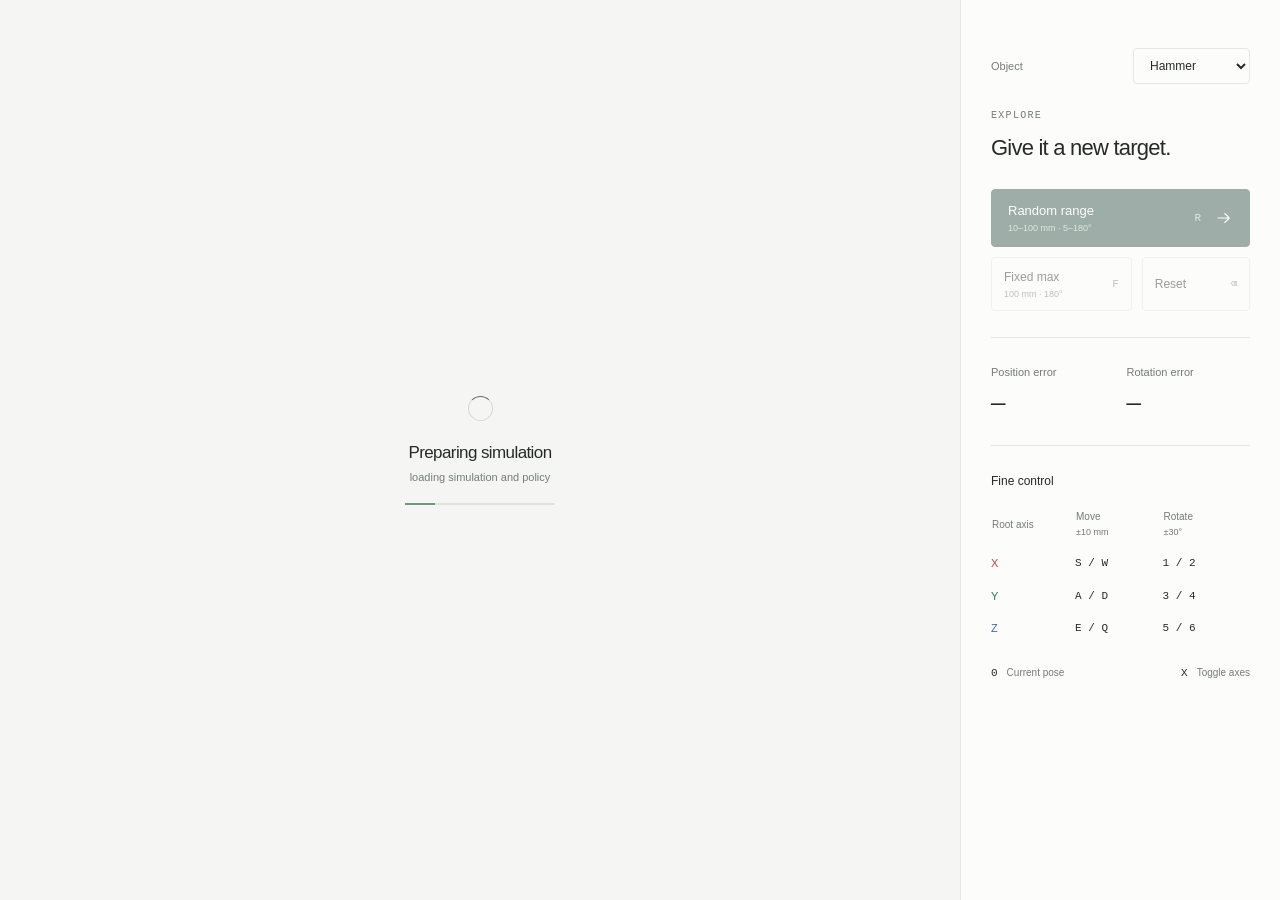
<file: policy-demo/r-2c8930975c67ceeb/index.html>
<!doctype html>
<html lang="en">
  <head>
    <meta charset="UTF-8" />
    <meta name="viewport" content="width=device-width, initial-scale=1.0, viewport-fit=cover" />
    <meta name="theme-color" content="#f5f5f3" />
    <meta name="description" content="Explore dexterous in-hand manipulation with Sharpa Wave. Interactive Hammer and HexPrism policy simulations." />
    <title>Policy demo</title>
    <script>
      // This guard is inline: it must work even if the main JS never downloads.
      (() => {
        let settled = false;
        const showFailure = (detail) => {
          if (settled) return;
          settled = true;
          clearTimeout(timer);
          window.__sharpaStartupFailed = true;
          const show = () => {
            const loading = document.getElementById("loading");
            if (!loading) return;
            loading.classList.remove("done"); loading.classList.add("failed");
            loading.querySelector("h2").textContent = "Unable to load simulation";
            document.getElementById("loading-detail").textContent = detail;
            const button = document.getElementById("reload-simulation");
            button.classList.remove("hidden"); button.textContent = "Retry loading";
            button.onclick = () => {
              const url = new URL(location.href);
              url.searchParams.set("reload", Date.now().toString());
              location.replace(url.href);
            };
          };
          if (document.readyState === "loading") document.addEventListener("DOMContentLoaded", show, {once:true});
          else show();
          window.dispatchEvent(new Event("sharpa-startup-failed"));
        };
        const timer = setTimeout(() => showFailure("Loading timed out. Please retry; your connection may have been interrupted."), 90000);
        window.addEventListener("sharpa-ready", () => {settled = true; clearTimeout(timer);}, {once:true});
        window.addEventListener("sharpa-load-error", e => showFailure(e.detail || "A simulation resource could not be loaded. Please retry."));
        window.addEventListener("error", e => {
          if (!settled && (e.target instanceof HTMLScriptElement || e.target === window)) {
            showFailure("The simulation could not start. Please retry loading.");
          }
        }, true);
        window.addEventListener("unhandledrejection", () => {
          if (!settled) showFailure("A simulation resource could not be loaded. Please retry.");
        });
      })();
    </script>
    <link rel="icon" href="data:image/svg+xml,%3Csvg xmlns='http://www.w3.org/2000/svg' viewBox='0 0 64 64'%3E%3Crect width='64' height='64' rx='14' fill='%232b3935'/%3E%3Cpath d='M17 19l5 27 7-19 6 19 12-27' fill='none' stroke='%23fff' stroke-width='5' stroke-linecap='round' stroke-linejoin='round'/%3E" />
    <script type="module" crossorigin src="./assets/index-DIOTI7OA.js"></script>
    <link rel="stylesheet" crossorigin href="./assets/index-DQ1fMcHb.css">
  </head>
  <body>
    <main id="app">
      <section id="viewport" aria-label="3D simulation" tabindex="0">
        <button id="camera-home" class="tool-button" title="Restore camera view" aria-label="Restore camera view"><svg viewBox="0 0 24 24" aria-hidden="true"><path d="M8 3H3v5m13-5h5v5M3 16v5h5m13-5v5h-5M8 12a4 4 0 1 0 4-4"/><path d="m8 7 0 5 5 0"/></svg></button>
        <div class="scene-footer">
          <div class="object-legend"><span><i class="legend-current"></i>Current</span><span><i class="legend-target"></i>Target</span></div>
          <div id="axes-legend" class="axes-legend"><span class="axis x">X</span><span class="axis y">Y</span><span class="axis z">Z</span></div>
          <p class="gesture-hint">Drag to orbit · Scroll to zoom · Pull object to disturb</p>
        </div>
        <div id="toast" role="status"></div>
        <div id="loading" aria-live="polite"><div class="loader-ring"></div><h2>Preparing simulation</h2><p id="loading-detail">Loading the policy…</p><div class="load-track"><span id="load-progress"></span></div><button id="reload-simulation" class="text-button hidden">Restart simulation</button><noscript>Enable JavaScript to run this simulation.</noscript></div>
      </section>
      <aside id="panel" aria-label="Target controls">
        <label class="object-picker" for="object-select"><span>Object</span><select id="object-select" aria-label="Object"><option value="hexhammer" selected>Hammer</option><option value="hexprism40">HexPrism</option></select></label>
        <section class="target-section">
          <p class="eyebrow">EXPLORE</p>
          <h2>Give it a new target.</h2>
          <button id="random-target" class="primary-button" title="Random feasible target: center displacement 10–100 mm, rotation 5–180°" disabled><span class="motion-label"><span class="motion-name">Random range</span><small>10–100 mm · 5–180°</small></span><kbd>R</kbd><svg viewBox="0 0 24 24" aria-hidden="true"><path d="M4 12h15m-6-6 6 6-6 6"/></svg></button>
          <div class="secondary-actions">
            <button id="fullrange-target" title="Fixed center displacement 100 mm and rotation 180°; retry until feasible. R or Reset cancels." disabled><span class="motion-label"><span class="motion-name">Fixed max</span><small>100 mm · 180°</small></span><kbd>F</kbd></button>
            <button id="reset" disabled><span>Reset</span><kbd>⌫</kbd></button>
          </div>
        </section>
        <section class="metrics" aria-label="Target error">
          <div class="metric"><span>Position error</span><strong id="position-error">—</strong></div>
          <div class="metric"><span>Rotation error</span><strong id="rotation-error">—</strong></div>
        </section>
        <section id="keyboard-help" class="keyboard-help" aria-labelledby="keyboard-title">
          <h3 id="keyboard-title">Fine control</h3>
          <table aria-label="Target translation and rotation shortcuts">
            <thead><tr><th scope="col">Root axis</th><th scope="col">Move <small>±10 mm</small></th><th scope="col">Rotate <small>±30°</small></th></tr></thead>
            <tbody>
              <tr><th scope="row" class="axis x">X</th><td><kbd>S / W</kbd></td><td><kbd>1 / 2</kbd></td></tr>
              <tr><th scope="row" class="axis y">Y</th><td><kbd>A / D</kbd></td><td><kbd>3 / 4</kbd></td></tr>
              <tr><th scope="row" class="axis z">Z</th><td><kbd>E / Q</kbd></td><td><kbd>5 / 6</kbd></td></tr>
            </tbody>
          </table>
          <p class="key-pair"><span><kbd>0</kbd> Current pose</span><span><kbd>X</kbd> Toggle axes</span></p>
        </section>
        <p id="model-warning" class="warning hidden" role="status"></p>
      </aside>
    </main>
  </body>
</html>
</file>
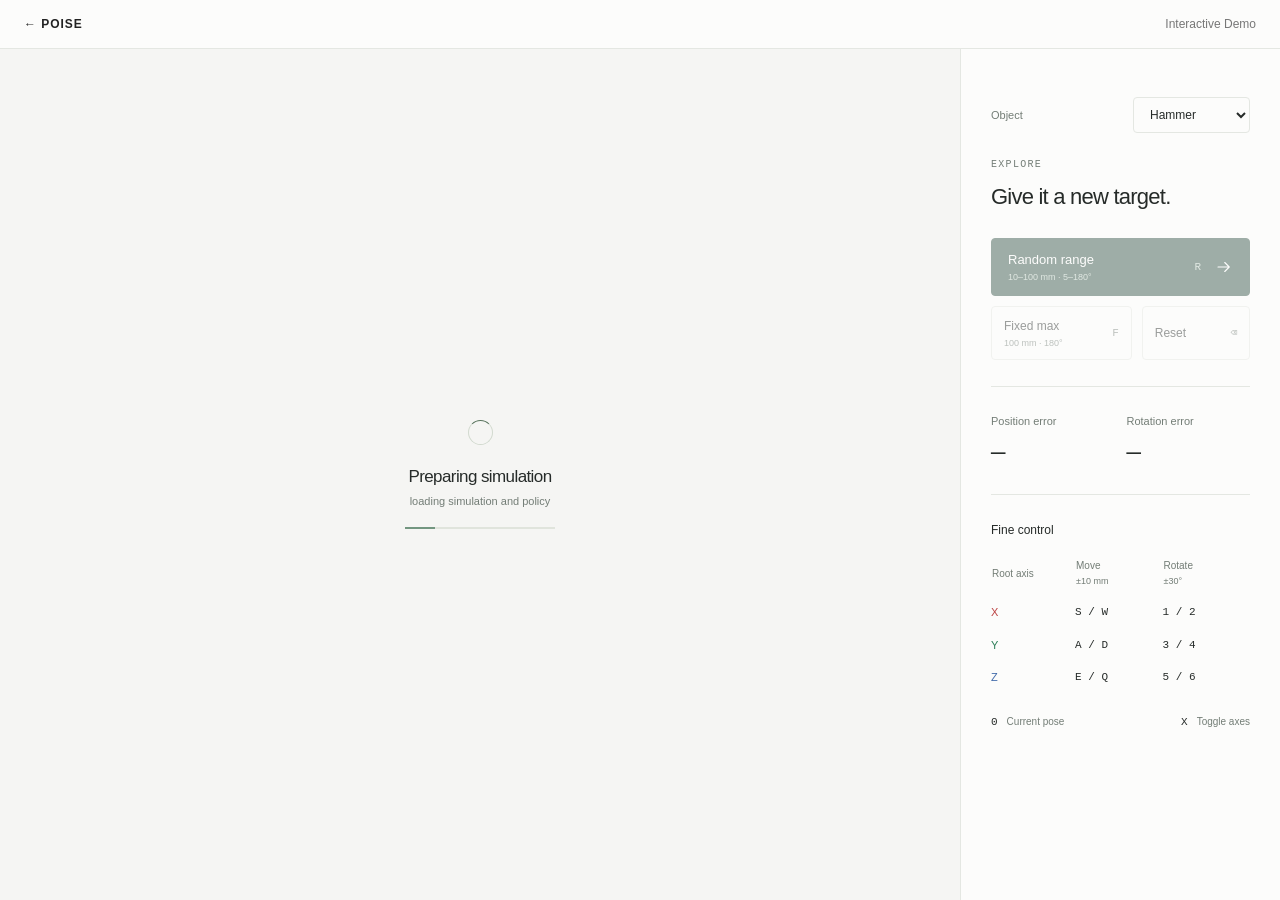
<file: demo.html>
<!doctype html>
<html lang="en">
  <head>
    <meta charset="utf-8">
    <meta name="viewport" content="width=device-width, initial-scale=1, viewport-fit=cover">
    <meta name="robots" content="noindex, nofollow, noarchive">
    <meta name="referrer" content="no-referrer">
    <meta name="description" content="Interact with POISE policies for Hammer and HexPrism in your browser.">
    <title>Interactive Demo | POISE</title>
    <link rel="stylesheet" href="demo.css">
    <script src="demo.js" defer></script>
  </head>
  <body class="demo-page">
    <header class="demo-header">
      <a class="demo-home" href="./#interactive-demo" aria-label="Return to POISE project page">← POISE</a>
      <span>Interactive Demo</span>
    </header>
    <main class="demo-stage" data-policy-src="policy-demo/r-2c8930975c67ceeb/index.html" data-policy-autostart>
      <noscript>Enable JavaScript to run the interactive demo.</noscript>
    </main>
  </body>
</html>
</file>
<file: policy-demo/r-2c8930975c67ceeb/assets/index-DQ1fMcHb.css>
:root{color-scheme:light;font-family:Inter,Helvetica Neue,Arial,sans-serif;--bg: #f5f5f3;--panel: #fcfcfb;--text: #262b29;--muted: #737d76;--line: #e4e7e2;--green: #3e7963;--accent: #2e4e42;--mono: "SFMono-Regular", Consolas, "Liberation Mono", monospace}*{box-sizing:border-box}html,body{margin:0;width:100%;height:100%;background:var(--bg);color:var(--text)}body{overflow:hidden}button{font:inherit;color:inherit;cursor:pointer;border:1px solid var(--line);background:transparent;transition:background .15s,border-color .15s}button:hover{background:#edf0eb;border-color:#bac5ba}button:active{background:#e2e7df}button:disabled{opacity:.45;cursor:wait}button:focus-visible,#viewport:focus-visible{outline:2px solid var(--green);outline-offset:4px}svg{width:18px;height:18px;fill:none;stroke:currentColor;stroke-width:1.5;stroke-linecap:round;stroke-linejoin:round;flex-shrink:0}kbd{font:11px/1.5 var(--mono);font-weight:400}.hidden{display:none!important}#app{width:100%;height:100%;height:100dvh;display:grid;grid-template-columns:minmax(0,1fr) 320px;grid-template-rows:minmax(0,1fr)}#viewport{position:relative;min-width:0;min-height:0;overflow:hidden;outline:none}#viewport>canvas{display:block;width:100%;height:100%;touch-action:none}.eyebrow{margin:0 0 14px;font:10px var(--mono);letter-spacing:.13em;color:var(--muted)}.tool-button{position:absolute;right:25px;top:28px;z-index:4;border:0;width:40px;height:40px;border-radius:5px;display:grid;place-items:center;color:var(--muted);background:#f5f5f3cc}.scene-footer{position:absolute;bottom:25px;left:38px;right:25px;display:flex;flex-wrap:wrap;align-items:center;gap:15px 25px;pointer-events:none;color:var(--muted);z-index:3}.object-legend{display:flex;gap:20px;font-size:11px}.object-legend span{display:flex;align-items:center;gap:8px}.object-legend i{width:9px;height:9px;border-radius:2px}.legend-current{background:#b9814a}.legend-target{border:1px solid #528b79;background:#c8ded4}.axes-legend{display:flex;gap:9px;font:10px var(--mono)}.axis.x{color:#bc4444}.axis.y{color:#287b54}.axis.z{color:#426baa}.gesture-hint{flex-basis:100%;margin:0;font-size:10px;line-height:1.6}#panel{grid-column:2;grid-row:1;min-height:0;overflow-y:auto;padding:48px 30px 26px;border-left:1px solid var(--line);background:var(--panel);display:flex;flex-direction:column;scrollbar-width:thin}.target-section h2{margin-bottom:28px}h2{margin:0;font-size:22px;font-weight:400;letter-spacing:-.035em}.primary-button{width:100%;height:58px;display:flex;align-items:center;gap:14px;border:1px solid var(--accent);border-radius:4px;padding:0 16px;background:var(--accent);color:#fff;font-size:13px}.primary-button span{flex:1;text-align:left}.primary-button kbd{color:#c0d2c7}.primary-button:hover{background:#3e6151;border-color:#3e6151}.secondary-actions{display:grid;grid-template-columns:1fr 1fr;gap:10px;margin-top:10px}.secondary-actions button{border-radius:4px;min-height:54px;display:flex;justify-content:space-between;align-items:center;padding:0 12px;font-size:12px}.secondary-actions kbd{color:var(--muted)}.metrics{display:grid;grid-template-columns:1fr 1fr;gap:12px;border-top:1px solid var(--line);padding:28px 0;margin-top:26px}.metric{display:flex;flex-direction:column;gap:12px}.metric>span{font-size:11px;color:var(--muted)}.metric strong{font:24px var(--mono);letter-spacing:-.05em;white-space:nowrap}.keyboard-help{border-top:1px solid var(--line);padding:28px 0}.keyboard-help h3{margin:0 0 22px;font-size:12px;font-weight:500}table{border-collapse:collapse;table-layout:fixed;width:100%;text-align:left;font-size:11px}th{font-weight:400}thead th{color:var(--muted);padding-bottom:10px;font-size:10px}thead th small{display:block;margin-top:5px;font-size:9px}td,tbody th{padding:8px 0}tbody th{color:var(--muted)}.keyboard-help th:first-child{width:84px;padding-right:24px;white-space:nowrap}.key-pair{display:flex;justify-content:space-between;gap:10px;margin:20px 0 0;font-size:10px;color:var(--muted)}.key-pair span{display:flex;align-items:center;gap:9px}.key-pair kbd{color:var(--text)}.warning{margin:auto 0 0;padding-top:26px;font-size:10px;line-height:1.7;color:#995a40}#loading{position:absolute;inset:0;z-index:7;display:flex;align-items:center;justify-content:center;flex-direction:column;background:var(--bg);transition:opacity .3s}#loading.done{opacity:0;pointer-events:none;visibility:hidden}#loading h2{font-size:17px;margin:22px 0 8px}#loading p{color:var(--muted);font-size:11px;margin:0 30px 20px;text-align:center;overflow-wrap:anywhere}.load-track{width:150px;height:2px;background:#e0e4dc}.load-track span{display:block;height:100%;width:8%;background:#739680;transition:width .2s}.loader-ring{border:1px solid #d2dacf;border-top-color:#59745d;width:25px;height:25px;border-radius:50%;animation:spin 1.3s linear infinite}#loading.failed .loader-ring{animation:none;border-color:#b9745c}#loading.failed h2{color:#a65f45}.text-button{margin-top:24px;padding:10px 16px;border-radius:4px;font-size:12px}@keyframes spin{to{transform:rotate(360deg)}}#toast{position:absolute;bottom:98px;left:50%;transform:translate(-50%,6px);opacity:0;pointer-events:none;z-index:5;background:#fcfcfaf2;border:1px solid var(--line);border-radius:4px;padding:10px 16px;font-size:11px;max-width:85%;width:max-content;text-align:center;transition:opacity .2s,transform .2s}#toast.show{opacity:1;transform:translate(-50%)}@media (min-width: 1600px){#app{grid-template-columns:minmax(0,1fr) 352px}#panel{padding:54px 36px 30px}.scene-footer{left:48px}}@media (max-width: 1050px){#app{grid-template-columns:minmax(0,1fr) 280px}#panel{padding:35px 22px 24px}.scene-footer{left:25px}.metric strong{font-size:21px}}@media (max-width: 700px){body{overflow-y:auto}#app{height:auto;min-height:100dvh;grid-template-columns:1fr;grid-template-rows:minmax(380px,58svh) auto}#viewport{grid-column:1;grid-row:1}.tool-button{right:12px;top:22px}.scene-footer{left:22px;right:20px;bottom:16px;gap:10px 24px}.gesture-hint{font-size:9px}.axes-legend{margin-left:auto}#panel{grid-column:1;grid-row:2;border-left:0;border-top:1px solid var(--line);padding:28px 24px 22px;overflow:visible}.target-section h2{margin-bottom:22px}.target-section .eyebrow{display:none}.metrics{margin-top:26px;padding:22px 0}.metric strong{font-size:24px}.keyboard-help{padding:24px 0 8px}.keyboard-help h3{margin-bottom:18px}.warning{padding-top:24px}}@media (prefers-reduced-motion: reduce){*,*:before,*:after{transition:none!important;animation:none!important}}.motion-label{text-align:left;white-space:nowrap}.motion-label small{display:block;margin-top:5px;font-size:9px;color:var(--muted)}.primary-button .motion-label small{color:#c0d2c7}.secondary-actions{grid-template-columns:1.3fr 1fr}.object-picker{display:flex;align-items:center;justify-content:space-between;gap:16px;margin-bottom:26px;font-size:11px;color:var(--muted)}.object-picker select{font:inherit;font-size:12px;color:var(--text);background:transparent;border:1px solid var(--line);border-radius:4px;padding:9px 30px 9px 12px;max-width:180px;cursor:pointer}.object-picker select:focus-visible{outline:2px solid var(--green);outline-offset:3px}
</file>
<file: demo.css>
/* Small project-page shell; simulation appearance and controls are unchanged. */
.demo-section-heading {
  display: flex;
  justify-content: space-between;
  align-items: baseline;
  gap: 16px;
  margin-bottom: 24px;
}
.demo-section-heading h2 { margin: 0; }
.demo-open {
  flex-shrink: 0;
  color: #555;
  font-size: 0.82rem;
  text-decoration: none;
  text-underline-offset: 4px;
}
.demo-open:hover { color: #111; text-decoration: underline; }
.demo-preview {
  position: relative;
  height: 700px;
  border: 1px solid #e5e5e5;
  border-radius: 4px;
  overflow: hidden;
  background: #f5f5f3;
}
.demo-preview > img {
  display: block;
  width: 100%;
  height: 100%;
  object-fit: contain;
}
.demo-launch {
  position: absolute;
  left: 50%;
  bottom: 54px;
  transform: translateX(-50%);
  padding: 15px 24px;
  border: 1px solid #222;
  border-radius: 3px;
  background: #222;
  color: #fff;
  font: 500 0.88rem "Helvetica Neue", Helvetica, Arial, sans-serif;
  cursor: pointer;
  white-space: nowrap;
}
.demo-launch:hover { background: #444; }
.demo-launch:focus-visible { outline: 2px solid #111; outline-offset: 4px; }
.demo-note { margin: 14px 0 0; color: #777; font-size: 0.75rem; line-height: 1.6; }
.demo-preview iframe, .demo-stage iframe { display: block; width: 100%; height: 100%; border: 0; }
.demo-page {
  margin: 0;
  height: 100vh;
  height: 100dvh;
  display: flex;
  flex-direction: column;
  background: #f5f5f3;
  color: #222;
  font-family: "Helvetica Neue", Helvetica, Arial, sans-serif;
}
.demo-header {
  flex: 0 0 48px;
  display: flex;
  align-items: center;
  justify-content: space-between;
  padding: 0 24px;
  border-bottom: 1px solid #e4e7e2;
  background: #fcfcfb;
  font-size: 12px;
}
.demo-home { color: #222; text-decoration: none; font-weight: 600; letter-spacing: .08em; }
.demo-home:hover { text-decoration: underline; text-underline-offset: 4px; }
.demo-header > span { color: #777; }
.demo-stage { flex: 1; min-height: 0; }
@media (max-width: 700px) {
  .demo-preview { height: 880px; }
  .demo-preview:not(.is-running) { height: 440px; }
  .demo-section-heading { align-items: center; }
  .demo-section-heading h2 { font-size: 1.35rem; }
  .demo-open { font-size: .75rem; }
  .demo-header { padding: 0 16px; }
}
</file>
